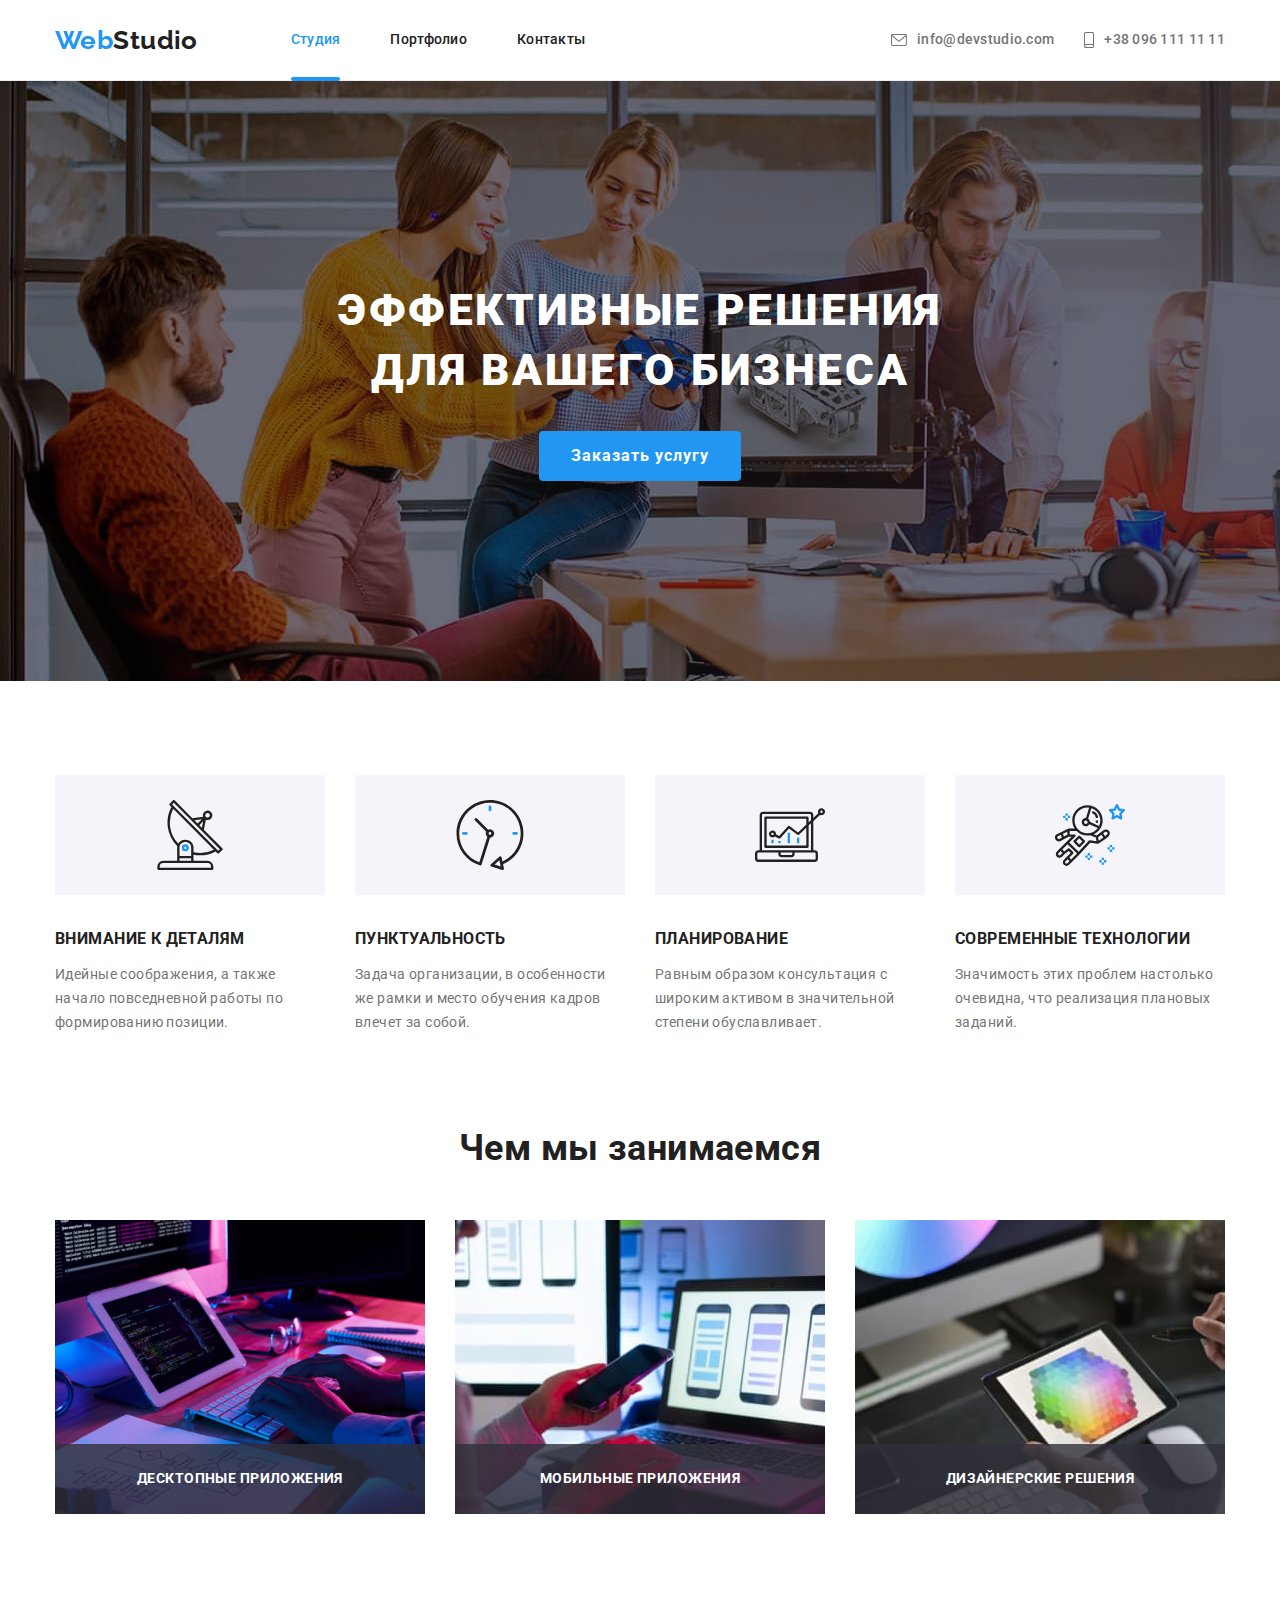
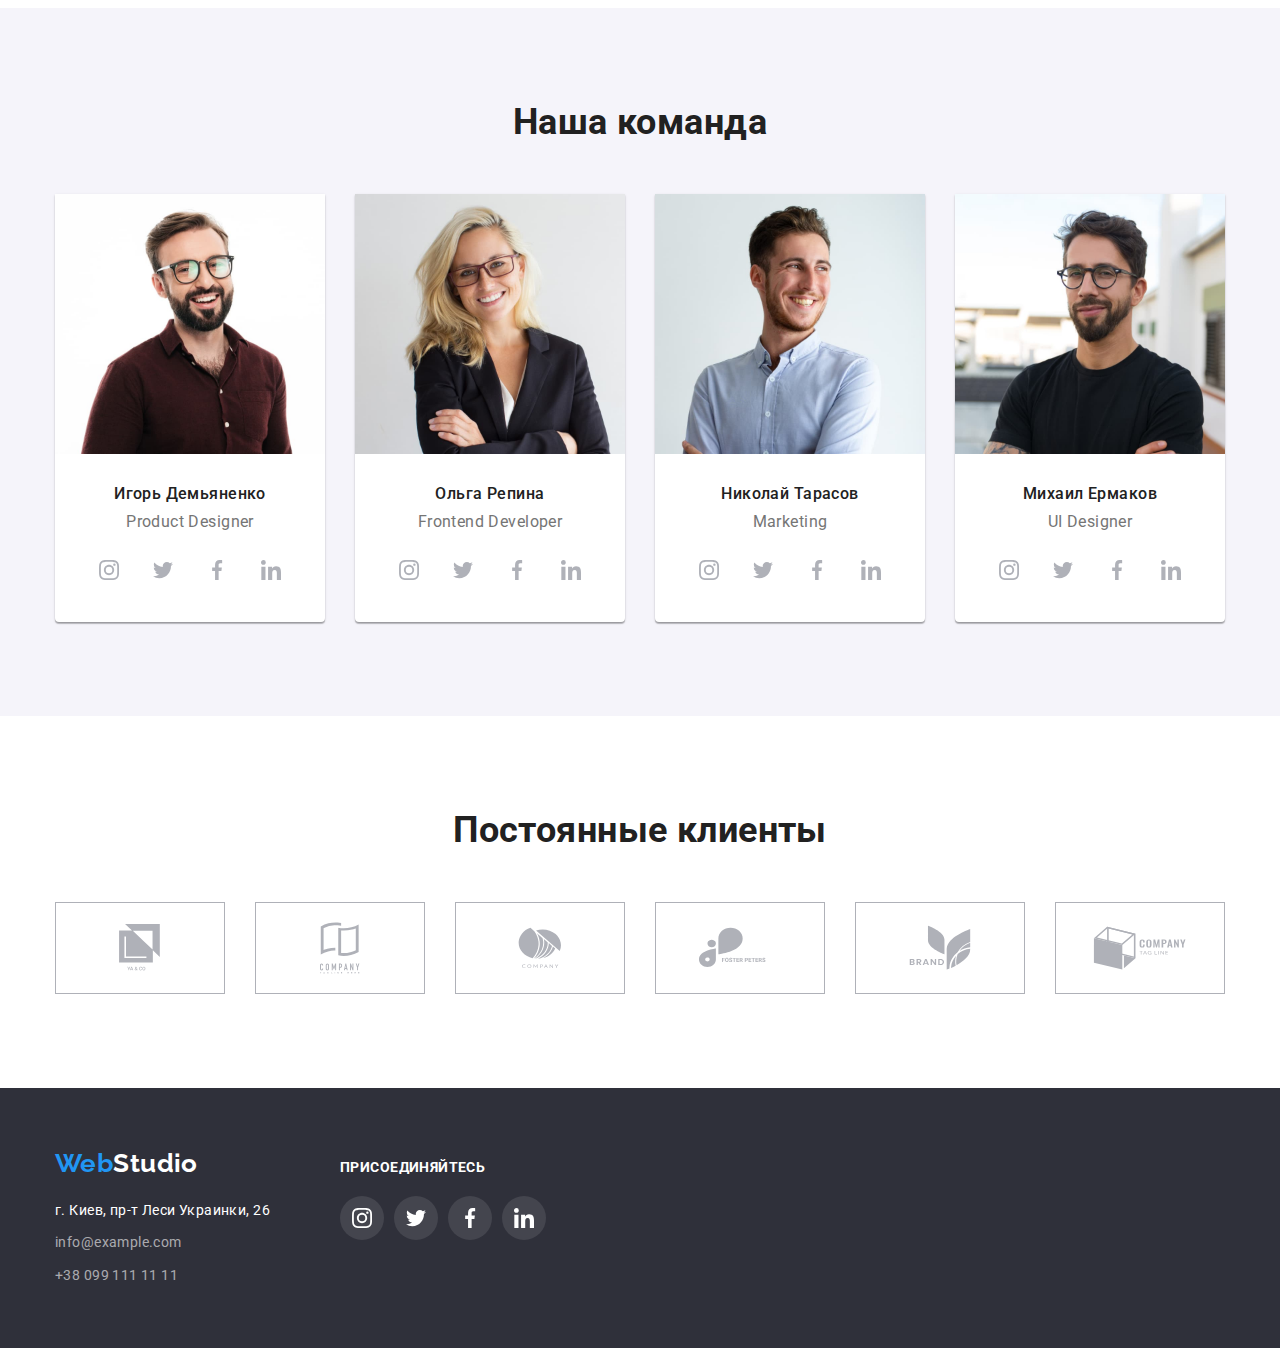
<file: index.html>
<!DOCTYPE html>
<html lang="ru">
  <head>
    <meta charset="UTF-8" />
    <meta http-equiv="X-UA-Compatible" content="IE=edge" />
    <meta name="viewport" content="width=device-width, initial-scale=1.0" />
    <title>Студия</title>
    <link
      href="https://fonts.googleapis.com/css2?family=Raleway:wght@700&family=Roboto:wght@400;500;700;900&display=swap"
      rel="stylesheet"
    />
    <link rel="stylesheet" href="./css/main.min.css" />
  </head>
  <body>
    <!-- header  -->
    <header class="page-header">
      <div class="header-conteiner">
        <a href="./index.html" class="logo">
          Web<span class="logo--black">Studio</span></a
        >
        <nav class="site-nav">
          <ul class="site-nav__list">
            <li class="site-nav__item">
              <a
                href="./index.html"
                class="site-nav__link site-nav__link--primary"
                >Студия</a
              >
            </li>
            <li class="site-nav__item">
              <a href="./portfolio.html" class="site-nav__link">Портфолио</a>
            </li>
            <li class="site-nav__item">
              <a href="#" class="site-nav__link">Контакты</a>
            </li>
          </ul>
        </nav>
        <div class="auth-nav">
          <ul class="auth-nav__list">
            <li class="auth-nav__item">
              <a href="mailto:info@devstudio.com" class="auth-nav__link">
                <svg class="auth-nav__icon auth-nav__icon--email">
                  <use href="./images/icons.svg#envelope"></use>
                </svg>

                <span>info@devstudio.com</span></a
              >
            </li>
            <li class="auth-nav__item">
              <a href="tel:+380961111111" class="auth-nav__link"
                ><svg class="auth-nav__icon auth-nav__icon--tel">
                  <use href="./images/icons.svg#smartphone"></use>
                </svg>
                <span>+38 096 111 11 11</span></a
              >
            </li>
          </ul>
        </div>
      </div>
    </header>
    <!-- main content -->
    <main>
      <!-- hero -->
      <section class="hero-section">
        <div class="hero-conteiner">
          <h1 class="hero-section__title">
            Эффективные решения<br />
            для вашего бизнеса
          </h1>
          <button type="button" class="hero-section__button" data-modal-open>
            Заказать услугу
          </button>
        </div>
      </section>
      <!-- feature -->
      <section class="feature-section">
        <div class="feature-conteiner">
          <h2 class="feature-section__title">Особенности</h2>
          <ul class="feature-section__list">
            <li class="feature-section__item">
              <div class="feature-section__icon">
                <svg width="70px" height="70px">
                  <use href="images/icons.svg#antenna"></use>
                </svg>
              </div>
              <h3 class="feature-section__name">Внимание к деталям</h3>
              <p class="feature-section__text">
                Идейные соображения, а также начало повседневной работы по
                формированию позиции.
              </p>
            </li>
            <li class="feature-section__item">
              <div class="feature-section__icon">
                <svg width="70px" height="70px">
                  <use href="images/icons.svg#clock"></use>
                </svg>
              </div>
              <h3 class="feature-section__name">Пунктуальность</h3>
              <p class="feature-section__text">
                Задача организации, в особенности же рамки и место обучения
                кадров влечет за собой.
              </p>
            </li>
            <li class="feature-section__item">
              <div class="feature-section__icon">
                <svg width="70px" height="70px">
                  <use href="images/icons.svg#diagram"></use>
                </svg>
              </div>
              <h3 class="feature-section__name">Планирование</h3>
              <p class="feature-section__text">
                Равным образом консультация с широким активом в значительной
                степени обуславливает.
              </p>
            </li>
            <li class="feature-section__item">
              <div class="feature-section__icon">
                <svg width="70px" height="70px">
                  <use href="images/icons.svg#astronaut"></use>
                </svg>
              </div>
              <h3 class="feature-section__name">Современные технологии</h3>
              <p class="feature-section__text">
                Значимость этих проблем настолько очевидна, что реализация
                плановых заданий.
              </p>
            </li>
          </ul>
        </div>
      </section>
      <!-- work -->
      <section class="work-section">
        <div class="work-conteiner">
          <h2 class="work-section__title">Чем мы занимаемся</h2>
          <ul class="work-section__list">
            <li class="work-section__item">
              <img
                src="./images/img.jpg"
                alt="Человек печатающий код"
                width="370"
              />
              <div class="work-section__desc">
                <p class="work-section__text">Десктопные приложения</p>
              </div>
            </li>
            <li class="work-section__item">
              <img
                src="./images/box.jpg"
                alt="Человек работающий с смартфоном и ноутбуком"
                width="370"
              />
              <div class="work-section__desc">
                <p class="work-section__text">Мобильные приложения</p>
              </div>
            </li>
            <li class="work-section__item">
              <img
                src="./images/img2.jpg"
                alt="Человек работающий с планшетом"
                width="370"
              />
              <div class="work-section__desc">
                <p class="work-section__text">Дизайнерские решения</p>
              </div>
            </li>
          </ul>
        </div>
      </section>
      <!-- team -->
      <section class="team-section">
        <div class="team-conteiner">
          <h2 class="team-section__title">Наша команда</h2>
          <ul class="team-section__list">
            <li class="team-section__item">
              <img
                src="./images/man.jpg"
                alt="Мужчина"
                width="270"
                class="team-section__image"
              />
              <div class="team-section__info">
                <h3 class="team-section__name">Игорь Демьяненко</h3>
                <p class="team-section__text">Product Designer</p>
                <div class="social-network">
                  <ul class="social-network__list">
                    <li class="social-network__item">
                      <a href="" class="social-network__link">
                        <svg
                          class="social-network__icon"
                          width="20"
                          height="20"
                        >
                          <use href="images/icons.svg#instagram"></use>
                        </svg>
                      </a>
                    </li>
                    <li class="social-network__item">
                      <a href="" class="social-network__link">
                        <svg
                          class="social-network__icon"
                          width="20"
                          height="20"
                        >
                          <use href="images/icons.svg#twitter"></use>
                        </svg>
                      </a>
                    </li>
                    <li class="social-network__item">
                      <a href="" class="social-network__link">
                        <svg
                          class="social-network__icon"
                          width="20"
                          height="20"
                        >
                          <use href="images/icons.svg#facebook"></use>
                        </svg>
                      </a>
                    </li>
                    <li class="social-network__item">
                      <a href="" class="social-network__link">
                        <svg
                          class="social-network__icon"
                          width="20"
                          height="20"
                        >
                          <use href="images/icons.svg#linkedin"></use>
                        </svg>
                      </a>
                    </li>
                  </ul>
                </div>
              </div>
            </li>
            <li class="team-section__item">
              <img
                src="./images/woman.jpg"
                alt="Женщина"
                width="270"
                class="team-section__image"
              />
              <div class="team-section__info">
                <h3 class="team-section__name">Ольга Репина</h3>
                <p class="team-section__text">Frontend Developer</p>
                <div class="social-network">
                  <ul class="social-network__list">
                    <li class="social-network__item">
                      <a href="" class="social-network__link">
                        <svg
                          class="social-network__icon"
                          width="20"
                          height="20"
                        >
                          <use href="images/icons.svg#instagram"></use>
                        </svg>
                      </a>
                    </li>
                    <li class="social-network__item">
                      <a href="" class="social-network__link">
                        <svg
                          class="social-network__icon"
                          width="20"
                          height="20"
                        >
                          <use href="images/icons.svg#twitter"></use>
                        </svg>
                      </a>
                    </li>
                    <li class="social-network__item">
                      <a href="" class="social-network__link">
                        <svg
                          class="social-network__icon"
                          width="20"
                          height="20"
                        >
                          <use href="images/icons.svg#facebook"></use>
                        </svg>
                      </a>
                    </li>
                    <li class="social-network__item">
                      <a href="" class="social-network__link">
                        <svg
                          class="social-network__icon"
                          width="20"
                          height="20"
                        >
                          <use href="images/icons.svg#linkedin"></use>
                        </svg>
                      </a>
                    </li>
                  </ul>
                </div>
              </div>
            </li>
            <li class="team-section__item">
              <img
                src="./images/man2.jpg"
                alt="Мужчина"
                width="270"
                class="team-section__image"
              />
              <div class="team-section__info">
                <h3 class="team-section__name">Николай Тарасов</h3>
                <p class="team-section__text">Marketing</p>
                <div class="social-network">
                  <ul class="social-network__list">
                    <li class="social-network__item">
                      <a href="" class="social-network__link">
                        <svg
                          class="social-network__icon"
                          width="20"
                          height="20"
                        >
                          <use href="images/icons.svg#instagram"></use>
                        </svg>
                      </a>
                    </li>
                    <li class="social-network__item">
                      <a href="" class="social-network__link">
                        <svg
                          class="social-network__icon"
                          width="20"
                          height="20"
                        >
                          <use href="images/icons.svg#twitter"></use>
                        </svg>
                      </a>
                    </li>
                    <li class="social-network__item">
                      <a href="" class="social-network__link">
                        <svg
                          class="social-network__icon"
                          width="20"
                          height="20"
                        >
                          <use href="images/icons.svg#facebook"></use>
                        </svg>
                      </a>
                    </li>
                    <li class="social-network__item">
                      <a href="" class="social-network__link">
                        <svg
                          class="social-network__icon"
                          width="20"
                          height="20"
                        >
                          <use href="images/icons.svg#linkedin"></use>
                        </svg>
                      </a>
                    </li>
                  </ul>
                </div>
              </div>
            </li>
            <li class="team-section__item">
              <img
                src="./images/man3.jpg"
                alt="Мужчина"
                width="270"
                class="team-section__image"
              />
              <div class="team-section__info">
                <h3 class="team-section__name">Михаил Ермаков</h3>
                <p class="team-section__text">UI Designer</p>
                <div class="social-network">
                  <ul class="social-network__list">
                    <li class="social-network__item">
                      <a href="" class="social-network__link">
                        <svg
                          class="social-network__icon"
                          width="20"
                          height="20"
                        >
                          <use href="images/icons.svg#instagram"></use>
                        </svg>
                      </a>
                    </li>
                    <li class="social-network__item">
                      <a href="" class="social-network__link">
                        <svg
                          class="social-network__icon"
                          width="20"
                          height="20"
                        >
                          <use href="images/icons.svg#twitter"></use>
                        </svg>
                      </a>
                    </li>
                    <li class="social-network__item">
                      <a href="" class="social-network__link">
                        <svg
                          class="social-network__icon"
                          width="20"
                          height="20"
                        >
                          <use href="images/icons.svg#facebook"></use>
                        </svg>
                      </a>
                    </li>
                    <li class="social-network__item">
                      <a href="" class="social-network__link">
                        <svg
                          class="social-network__icon"
                          width="20"
                          height="20"
                        >
                          <use href="images/icons.svg#linkedin"></use>
                        </svg>
                      </a>
                    </li>
                  </ul>
                </div>
              </div>
            </li>
          </ul>
        </div>
      </section>
      <section class="clients-section">
        <div class="clients-conteiner">
          <h2 class="clients-section__title">Постоянные клиенты</h2>
          <ul class="clients-section__list">
            <li class="clients-section__item">
              <a href="" class="clients-section__link">
                <svg class="clients-section__icon" width="41" height="46.7">
                  <use href="./images/icons.svg#group1"></use>
                </svg>
              </a>
            </li>
            <li class="clients-section__item">
              <a href="" class="clients-section__link">
                <svg class="clients-section__icon" width="40px" height="52px">
                  <use href="images/icons.svg#group2"></use>
                </svg>
              </a>
            </li>
            <li class="clients-section__item">
              <a href="" class="clients-section__link">
                <svg
                  class="clients-section__icon"
                  width="43.46px"
                  height="41.18px"
                >
                  <use href="images/icons.svg#group3"></use>
                </svg>
              </a>
            </li>
            <li class="clients-section__item">
              <a href="" class="clients-section__link">
                <svg
                  class="clients-section__icon"
                  width="84.44px"
                  height="40.62px"
                >
                  <use href="images/icons.svg#group4"></use>
                </svg>
              </a>
            </li>
            <li class="clients-section__item">
              <a href="" class="clients-section__link">
                <svg
                  class="clients-section__icon"
                  width="62.54px"
                  height="45.43px"
                >
                  <use href="images/icons.svg#group5"></use>
                </svg>
              </a>
            </li>
            <li class="clients-section__item">
              <a href="" class="clients-section__link">
                <svg
                  class="clients-section__icon"
                  width="93.79px"
                  height="43.93px"
                >
                  <use href="images/icons.svg#group6"></use>
                </svg>
              </a>
            </li>
          </ul>
        </div>
      </section>
    </main>
    <!-- footer -->
    <footer class="page-footer">
      <div class="footer-conteiner">
        <div class="address-conteiner">
          <a href="./index.html" class="logo"
            >Web<span class="logo--white">Studio</span></a
          >
          <address class="footer-address">
            <a
              href="https://goo.gl/maps/wfBySbdZfRkbxeuM8"
              target="_blank"
              rel="noopener noreferrer"
              class="footer-address__link footer-address__link--white"
              >г. Киев, пр-т Леси Украинки, 26
            </a>
            <a href="mailto:info@example.com" class="footer-address__link"
              >info@example.com</a
            >
            <a href="tel:+380991111111" class="footer-address__link"
              >+38 099 111 11 11</a
            >
          </address>
        </div>
        <div class="footer-network">
          <h3 class="footer-network__title">присоединяйтесь</h3>
          <ul class="footer-network__list">
            <li class="footer-network__item">
              <a href="" class="footer-network__link">
                <svg class="footer-network__icon" width="20" height="20">
                  <use href="images/icons.svg#instagram"></use>
                </svg>
              </a>
            </li>
            <li class="footer-network__item">
              <a href="" class="footer-network__link">
                <svg class="footer-network__icon" width="20" height="20">
                  <use href="images/icons.svg#twitter"></use>
                </svg>
              </a>
            </li>
            <li class="footer-network__item">
              <a href="" class="footer-network__link">
                <svg class="footer-network__icon" width="20" height="20">
                  <use href="images/icons.svg#facebook"></use>
                </svg>
              </a>
            </li>
            <li class="footer-network__item">
              <a href="" class="footer-network__link">
                <svg class="footer-network__icon" width="20" height="20">
                  <use href="images/icons.svg#linkedin"></use>
                </svg>
              </a>
            </li>
          </ul>
        </div>
      </div>
    </footer>
    <!-- Модальное окно -->
    <div class="backdrop is-hidden" data-modal>
      <div class="modal">
        <button class="modal__button" data-modal-close>
          <svg class="modal__icon" width="18px" height="18px">
            <use href="images/icons.svg#close"></use>
          </svg>
        </button>
      </div>
    </div>
    <script src="./js/modal.js"></script>
  </body>
</html>
</file>
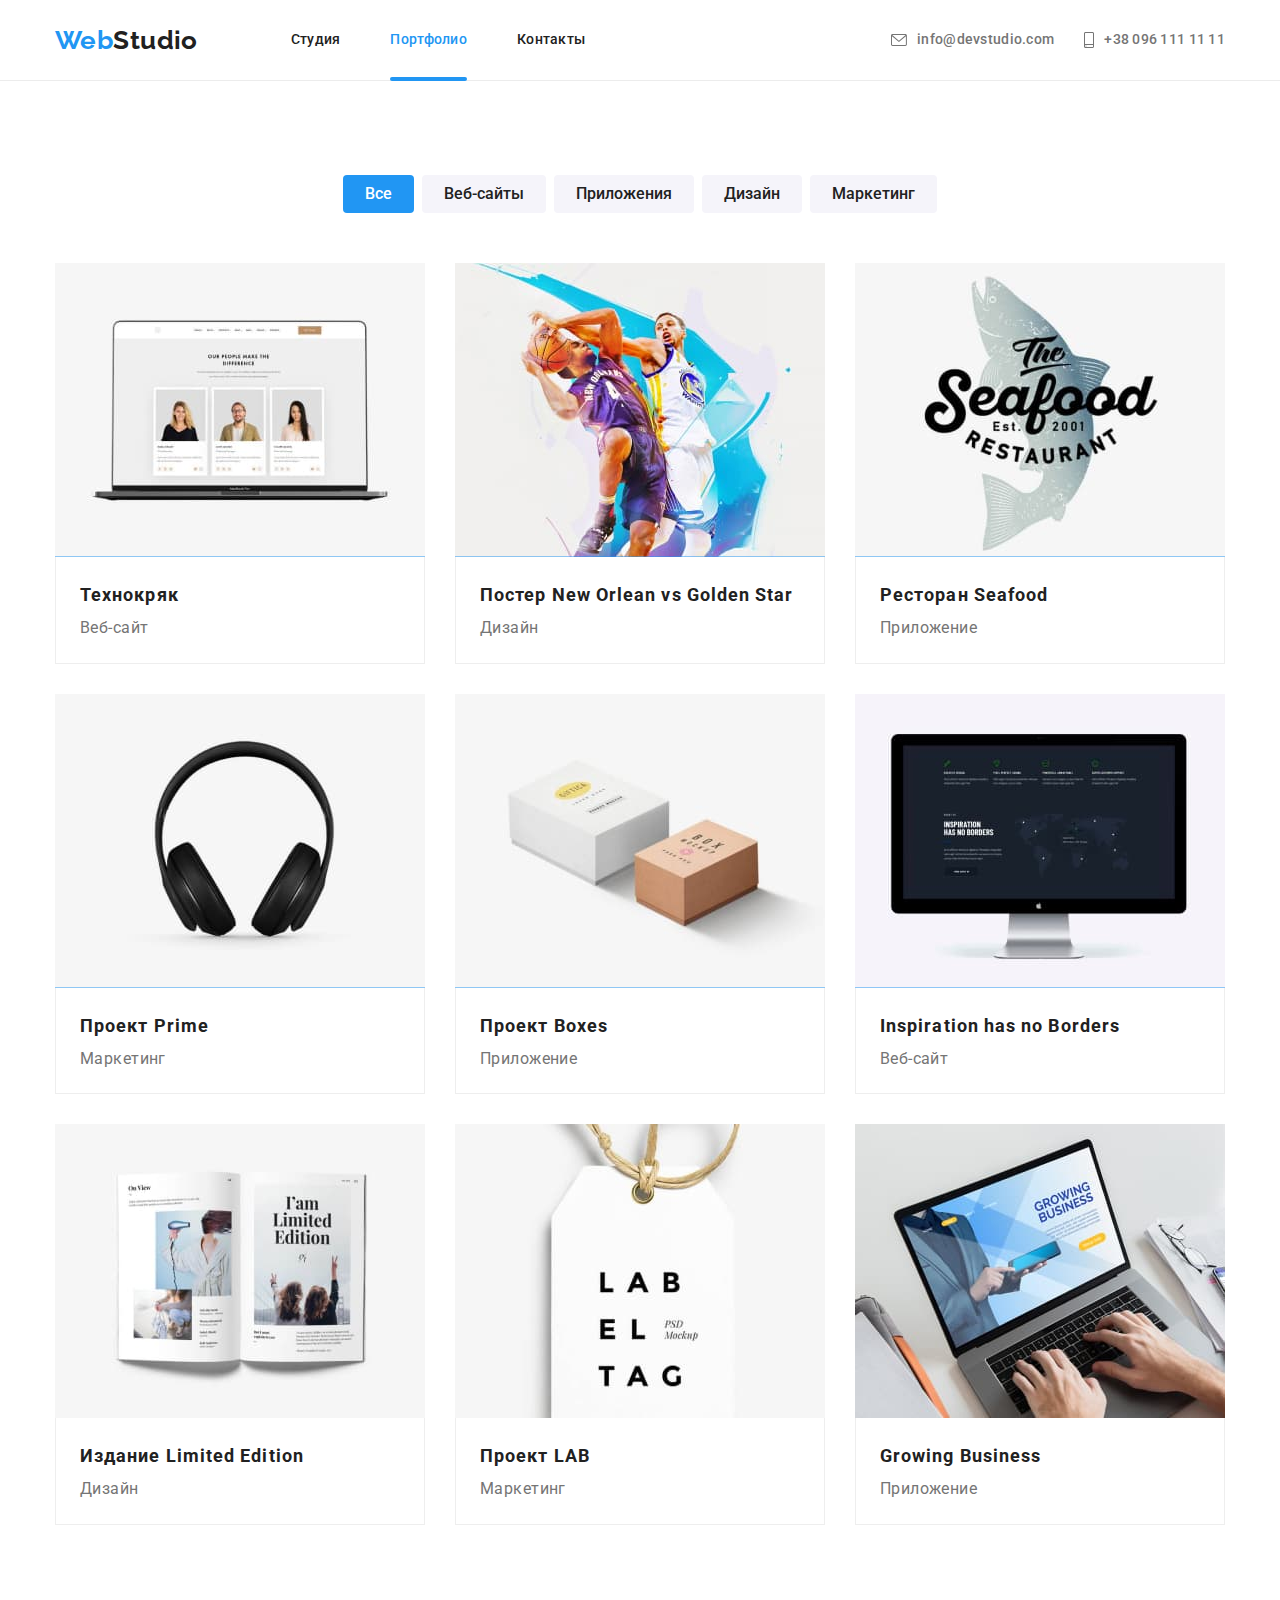
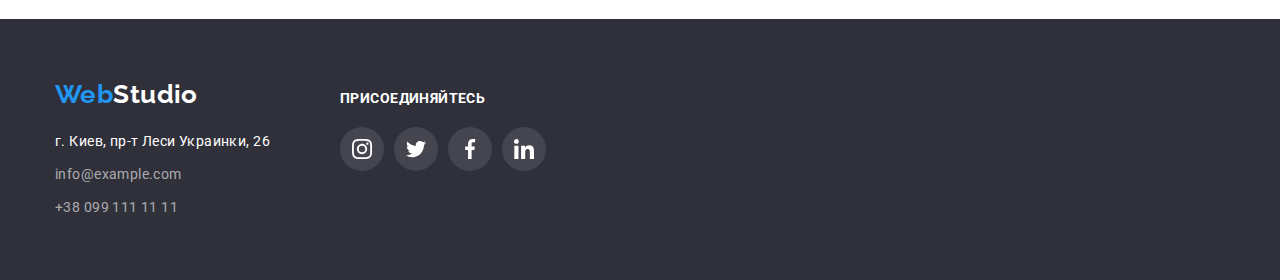
<file: portfolio.html>
<!DOCTYPE html>
<html lang="ru">
  <head>
    <meta charset="UTF-8" />
    <meta http-equiv="X-UA-Compatible" content="IE=edge" />
    <meta name="viewport" content="width=device-width, initial-scale=1.0" />
    <title>Портфолио</title>
    <link href="https://fonts.googleapis.com/css2?family=Raleway:wght@700&family=Roboto:wght@400;500;700;900&display=swap" rel="stylesheet">
    <link rel="stylesheet" href="./css/main.min.css" />
  </head>
    <!-- Header  -->
    <header class="page-header">
      <div class="header-conteiner">
        <a href="./index.html" class="logo">
          Web<span class="logo--black">Studio</span></a
        >
        <nav class="site-nav">
          <ul class="site-nav__list">
            <li class="site-nav__item">
              <a
                href="./index.html"
                class="site-nav__link "
                >Студия</a
              >
            </li>
            <li class="site-nav__item">
              <a href="./portfolio.html" class="site-nav__link site-nav__link--primary">Портфолио</a>
            </li>
            <li class="site-nav__item">
              <a href="#" class="site-nav__link">Контакты</a>
            </li>
          </ul>
        </nav>
        <div class="auth-nav">
          <ul class="auth-nav__list">
            <li class="auth-nav__item">
              <a href="mailto:info@devstudio.com" class="auth-nav__link">
                <svg class="auth-nav__icon auth-nav__icon--email">
                  <use href="./images/icons.svg#envelope"></use>
                </svg>

                <span>info@devstudio.com</span></a
              >
            </li>
            <li class="auth-nav__item">
              <a href="tel:+380961111111" class="auth-nav__link"
                ><svg class="auth-nav__icon auth-nav__icon--tel">
                  <use href="./images/icons.svg#smartphone"></use>
                </svg>
                <span>+38 096 111 11 11</span></a
              >
            </li>
          </ul>
        </div>
      </div>
    </header>
      <!-- Главный контент -->
      <main>
        <section class="portfolio-section">
          <div class="portfolio-conteiner">
          <div class="portfolio-nav"> 
         <h1 class="portfolio-section__title">Портфолио</h1>
          
          <ul class="portfolio-nav__list">
              <li class="portfolio-nav__item"><button type="button" class="portfolio-nav__button portfolio-nav__button--primary">Все</button></li>
              <li class="portfolio-nav__item"><button type="button" class="portfolio-nav__button">Веб-сайты</button></li>
              <li class="portfolio-nav__item"><button type="button" class="portfolio-nav__button">Приложения</button></li>
              <li class="portfolio-nav__item"><button type="button" class="portfolio-nav__button">Дизайн</button></li>
              <li class="portfolio-nav__item"><button type="button" class="portfolio-nav__button">Маркетинг</button></li>
          </ul>
        </div>
       
          <ul class="portfolio-section__list">
              <li class="portfolio-section__item">
                <div class="portfolio-overley"> 
                  <img class="portfolio-section__img" src="./images/site.jpg" alt="Сайт" width="370">
                  <div class="portfolio-overley__conteiner">
                    <p class="portfolio-overley__text">Технокряк это современная площадка распространения 
                      коронавируса. Компании используют эту платформу для
                       цифрового шпионажа и атак на защищённые сервера 
                       конкурентов.</p>
                  </div>
                  </div>
                  <div class="portfolio-section__info">
                  <h2 class="portfolio-section__name">Технокряк</h2>
                  <p class="portfolio-section__text">Веб-сайт</p>
                </div>
              </li>
              <li class="portfolio-section__item">
                <div class="portfolio-overley"> 
                <img class="portfolio-section__img" src="./images/design.jpg" alt="Два баскетболиста" width="370">
                <div class="portfolio-overley__conteiner">
                  <p class="portfolio-overley__text">Технокряк это современная площадка распространения 
                    коронавируса. Компании используют эту платформу для
                     цифрового шпионажа и атак на защищённые сервера 
                     конкурентов.</p>
                </div>
              </div>
                <div class="portfolio-section__info">
                <h2 class="portfolio-section__name">Постер New Orlean vs Golden Star</h2>
                <p class="portfolio-section__text">Дизайн</p>
              </div>
              </li>
              <li class="portfolio-section__item">
                <div class="portfolio-overley"> 
                <img class="portfolio-section__img" src="./images/application.jpg" alt="Логотип" width="370">
                <div class="portfolio-overley__conteiner">
                  <p class="portfolio-overley__text">Технокряк это современная площадка распространения 
                    коронавируса. Компании используют эту платформу для
                     цифрового шпионажа и атак на защищённые сервера 
                     конкурентов.</p>
                </div>
              </div>
                <div class="portfolio-section__info">
                <h2 class="portfolio-section__name">Ресторан Seafood</h2>
                <p class="portfolio-section__text">Приложение</p>
              </div>
              </li>
              <li class="portfolio-section__item">
                <div class="portfolio-overley"> 
                <img class="portfolio-section__img" src="./images/marketing.jpg" alt="Наушники" width="370">
                <div class="portfolio-overley__conteiner">
                  <p class="portfolio-overley__text">Технокряк это современная площадка распространения 
                    коронавируса. Компании используют эту платформу для
                     цифрового шпионажа и атак на защищённые сервера 
                     конкурентов.</p>
                </div>
              </div>
                <div class="portfolio-section__info">
                <h2 class="portfolio-section__name">Проект Prime</h2>
                <p class="portfolio-section__text">Маркетинг</p>
              </div>
              </li>
              <li class="portfolio-section__item">
                <div class="portfolio-overley"> 
                <img class="portfolio-section__img" src="./images/application2.jpg" alt="Две коробки" width="370">
                <div class="portfolio-overley__conteiner">
                  <p class="portfolio-overley__text">Технокряк это современная площадка распространения 
                    коронавируса. Компании используют эту платформу для
                     цифрового шпионажа и атак на защищённые сервера 
                     конкурентов.</p>
                </div>
              </div>
                <div class="portfolio-section__info">
                <h2 class="portfolio-section__name">Проект Boxes</h2>
                <p class="portfolio-section__text">Приложение</p>
              </div>
              </li>
              <li class="portfolio-section__item">
                <div class="portfolio-overley"> 
                <img class="portfolio-section__img" src="./images/site2.jpg" alt="Монитор компьютера" width="370">
                <div class="portfolio-overley__conteiner">
                  <p class="portfolio-overley__text">Технокряк это современная площадка распространения 
                    коронавируса. Компании используют эту платформу для
                     цифрового шпионажа и атак на защищённые сервера 
                     конкурентов.</p>
                </div>
              </div>
                <div class="portfolio-section__info">
                <h2 class="portfolio-section__name">Inspiration has no Borders</h2>
                <p class="portfolio-section__text">Веб-сайт</p>
              </div>
              </li>
              <li class="portfolio-section__item">
                <div class="portfolio-overley"> 
                <img class="portfolio-section__img" src="./images/design2.jpg" alt="Книга" width="370">
                <div class="portfolio-overley__conteiner">
                  <p class="portfolio-overley__text">Технокряк это современная площадка распространения 
                    коронавируса. Компании используют эту платформу для
                     цифрового шпионажа и атак на защищённые сервера 
                     конкурентов.</p>
                </div>
              </div>
                <div class="portfolio-section__info">
                <h2 class="portfolio-section__name">Издание Limited Edition</h2>
                <p class="portfolio-section__text">Дизайн</p>
              </div>
              </li>
              <li class="portfolio-section__item">
                <div class="portfolio-overley"> 
                <img class="portfolio-section__img" src="./images/marketing2.jpg" alt="Бирка" width="370">
                <div class="portfolio-overley__conteiner">
                  <p class="portfolio-overley__text">Технокряк это современная площадка распространения 
                    коронавируса. Компании используют эту платформу для
                     цифрового шпионажа и атак на защищённые сервера 
                     конкурентов.</p>
                </div>
              </div>
                <div class="portfolio-section__info">
                <h2 class="portfolio-section__name">Проект LAB</h2>
                <p class="portfolio-section__text">Маркетинг</p>
              </div>
              </li>
              <li class="portfolio-section__item">
                <div class="portfolio-overley"> 
                <img class="portfolio-section__img" src="./images/application3.jpg" alt="Ноутбук" width="370">
                <div class="portfolio-overley__conteiner">
                  <p class="portfolio-overley__text">Технокряк это современная площадка распространения 
                    коронавируса. Компании используют эту платформу для
                     цифрового шпионажа и атак на защищённые сервера 
                     конкурентов.</p>
                </div>
              </div>
                <div class="portfolio-section__info">
                <h2 class="portfolio-section__name">Growing Business</h2>
                <p class="portfolio-section__text">Приложение</p>
              </div>
            </li>
              
          </ul>
        </div>
  </section>
    </main>
         <!-- footer -->
         <footer class="page-footer">
          <div class="footer-conteiner">
            <div class="address-conteiner">
              <a href="./index.html" class="logo"
                >Web<span class="logo--white">Studio</span></a
              >
              <address class="footer-address">
                <a
                  href="https://goo.gl/maps/wfBySbdZfRkbxeuM8"
                  target="_blank"
                  rel="noopener noreferrer"
                  class="footer-address__link footer-address__link--white"
                  >г. Киев, пр-т Леси Украинки, 26
                </a>
                <a href="mailto:info@example.com" class="footer-address__link"
                  >info@example.com</a
                >
                <a href="tel:+380991111111" class="footer-address__link"
                  >+38 099 111 11 11</a
                >
              </address>
            </div>
            <div class="footer-network">
              <h3 class="footer-network__title">присоединяйтесь</h3>
              <ul class="footer-network__list">
                <li class="footer-network__item">
                  <a href="" class="footer-network__link">
                    <svg class="footer-network__icon" width="20" height="20">
                      <use href="images/icons.svg#instagram"></use>
                    </svg>
                  </a>
                </li>
                <li class="footer-network__item">
                  <a href="" class="footer-network__link">
                    <svg class="footer-network__icon" width="20" height="20">
                      <use href="images/icons.svg#twitter"></use>
                    </svg>
                  </a>
                </li>
                <li class="footer-network__item">
                  <a href="" class="footer-network__link">
                    <svg class="footer-network__icon" width="20" height="20">
                      <use href="images/icons.svg#facebook"></use>
                    </svg>
                  </a>
                </li>
                <li class="footer-network__item">
                  <a href="" class="footer-network__link">
                    <svg class="footer-network__icon" width="20" height="20">
                      <use href="images/icons.svg#linkedin"></use>
                    </svg>
                  </a>
                </li>
              </ul>
            </div>
          </div>
        </footer>
  </body>
</html>
</file>
<file: css/main.min.css>
.site-nav__list,.auth-nav__list,.feature-section__list,.work-section__list,.team-section__list,.social-network__list,.clients-section__list,.footer-network__list,.portfolio-nav__list,.portfolio-section__list{list-style:none}.site-nav__link,.auth-nav__link,.logo,.footer-address__link{text-decoration:none}.header-conteiner,.feature-conteiner,.work-conteiner,.team-conteiner,.clients-conteiner,.footer-conteiner,.portfolio-conteiner{margin-left:auto;margin-right:auto;padding-left:15px;padding-right:15px;width:1200px}.feature-section__title,.portfolio-section__title{position:absolute;width:1px;height:1px;margin:-1px;padding:0;overflow:hidden;border:0;clip:rect(0 0 0 0)}.feature-section,.work-section,.team-section,.clients-section,.portfolio-section{padding-bottom:94px;padding-top:94px}.work-section__title,.team-section__title,.clients-section__title{margin-bottom:50px;color:#212121;font-size:36px;font-weight:700;line-height:1.16;text-align:center}/*! modern-normalize v1.1.0 | MIT License | https://github.com/sindresorhus/modern-normalize */*,::before,::after{-webkit-box-sizing:border-box;box-sizing:border-box}html{line-height:1.15;-webkit-text-size-adjust:100%;-moz-tab-size:4;-o-tab-size:4;tab-size:4}body{margin:0;font-family:system-ui,-apple-system,"Segoe UI",Roboto,Helvetica,Arial,sans-serif,"Apple Color Emoji","Segoe UI Emoji"}hr{height:0;color:inherit}abbr[title]{-webkit-text-decoration:underline dotted;text-decoration:underline dotted}b,strong{font-weight:bolder}code,kbd,samp,pre{font-family:ui-monospace, SFMono-Regular, Consolas, "Liberation Mono", Menlo, monospace;font-size:1em}small{font-size:80%}sub,sup{font-size:75%;line-height:0;position:relative;vertical-align:baseline}sub{bottom:-0.25em}sup{top:-0.5em}table{text-indent:0;border-color:inherit}button,input,optgroup,select,textarea{font-family:inherit;font-size:100%;line-height:1.15;margin:0}button,select{text-transform:none}button,[type="button"],[type="reset"],[type="submit"]{-webkit-appearance:button}::-moz-focus-inner{border-style:none;padding:0}:-moz-focusring{outline:1px dotted ButtonText}:-moz-ui-invalid{box-shadow:none}legend{padding:0}progress{vertical-align:baseline}::-webkit-inner-spin-button,::-webkit-outer-spin-button{height:auto}[type="search"]{-webkit-appearance:textfield;outline-offset:-2px}::-webkit-search-decoration{-webkit-appearance:none}::-webkit-file-upload-button{-webkit-appearance:button;font:inherit}summary{display:list-item}body{background-color:#fff;color:#757575;font-size:14px;font-family:roboto, sans-serif;letter-spacing:0.03em}h1,h2,h3,h4,h5,h6,p,ul{margin:0;padding:0}body.modal-open{overflow:hidden}img{display:block}.page-header{border-bottom:1px solid #ececec;background-color:#fff}.header-conteiner{display:-webkit-box;display:-ms-flexbox;display:flex;-webkit-box-align:center;-ms-flex-align:center;align-items:center}.site-nav{margin-left:93px}.site-nav__list{display:-webkit-box;display:-ms-flexbox;display:flex}.site-nav__item:not(:last-child){margin-right:50px}.site-nav__link{display:block;padding-top:32px;padding-bottom:32px;color:#212121;line-height:1.14;letter-spacing:0.02em;font-weight:500;-webkit-transition:color 250ms cubic-bezier(0.4, 0, 0.2, 1);transition:color 250ms cubic-bezier(0.4, 0, 0.2, 1)}.site-nav__link:hover,.site-nav__link:focus{color:#2196f3}.site-nav__link--primary{position:relative;color:#2196f3}.site-nav__link--primary::after{content:"";position:absolute;left:0;bottom:-1px;display:block;width:100%;height:4px;border-radius:2px;background-color:#2196f3}.auth-nav{margin-left:auto}.auth-nav__list{display:-webkit-box;display:-ms-flexbox;display:flex}.auth-nav__item:not(:last-child){margin-right:30px}.auth-nav__link{display:-webkit-box;display:-ms-flexbox;display:flex;-webkit-box-align:center;-ms-flex-align:center;align-items:center;padding-top:32px;padding-bottom:32px;font-weight:500;line-height:1.14;letter-spacing:0.02em;color:inherit;-webkit-transition:color 250ms cubic-bezier(0.4, 0, 0.2, 1);transition:color 250ms cubic-bezier(0.4, 0, 0.2, 1)}.auth-nav__link:hover,.auth-nav__link:focus{color:#2196f3}.auth-nav__icon{margin-right:10px;fill:#757575;-webkit-transition:fill 250ms cubic-bezier(0.4, 0, 0.2, 1);transition:fill 250ms cubic-bezier(0.4, 0, 0.2, 1)}.auth-nav__link:hover .auth-nav__icon,.auth-nav__link:focus .auth-nav__icon{fill:#2196f3}.auth-nav__icon--email{width:16px;height:12px}.auth-nav__icon--tel{width:10px;height:16px}.logo{font-family:raleway, sans-serif;font-size:26px;font-weight:700;line-height:1.19;color:#2196f3}.logo--black{color:#212121}.logo--white{color:#fff}.hero-section{height:600px;max-width:1600px;margin-left:auto;margin-right:auto;background-color:#2f303a;background-image:-webkit-gradient(linear, left top, right top, from(rgba(0,0,0,0.2)), to(rgba(47,48,58,0.4))),url(../images/header-desctop.jpg);background-image:linear-gradient(to right, rgba(0,0,0,0.2), rgba(47,48,58,0.4)),url(../images/header-desctop.jpg)}.hero-conteiner{display:-webkit-box;display:-ms-flexbox;display:flex;-webkit-box-orient:vertical;-webkit-box-direction:normal;-ms-flex-direction:column;flex-direction:column;-webkit-box-pack:center;-ms-flex-pack:center;justify-content:center;-webkit-box-align:center;-ms-flex-align:center;align-items:center;height:100%}.hero-section__title{margin-bottom:30px;font-size:44px;font-weight:900;line-height:1.36;letter-spacing:0.06em;text-transform:uppercase;text-align:center;color:#fff}.hero-section__button{cursor:pointer;padding:10px 32px;border-radius:4px;border:none;font-size:16px;font-weight:700;line-height:1.9;letter-spacing:0.06em;background-color:#2196f3;color:#fff;-webkit-transition:background-color 250ms cubic-bezier(0.4, 0, 0.2, 1);transition:background-color 250ms cubic-bezier(0.4, 0, 0.2, 1)}.hero-section__button:hover,.hero-section__button:focus{background-color:#188ce8}.feature-section__list{display:-webkit-box;display:-ms-flexbox;display:flex}.feature-section__item{width:270px}.feature-section__item:not(:last-child){margin-right:30px}.feature-section__icon{display:-webkit-box;display:-ms-flexbox;display:flex;-webkit-box-align:center;-ms-flex-align:center;align-items:center;-webkit-box-pack:center;-ms-flex-pack:center;justify-content:center;height:120px;margin-left:auto;margin-right:auto;margin-bottom:30px;background-color:#f5f4fa}.feature-section__name{margin-bottom:10px;line-height:1.71;text-transform:uppercase;color:#212121}.feature-section__text{font-size:14px;line-height:1.7}.work-section{padding-top:0}.work-section__list{display:-webkit-box;display:-ms-flexbox;display:flex}.work-section__item{position:relative}.work-section__item:not(:last-child){margin-right:30px}.work-section__desc{position:absolute;bottom:0;left:0;padding:27px 0;width:100%;background-color:rgba(47,48,58,0.8)}.work-section__text{text-align:center;line-height:1.14;font-weight:700;text-transform:uppercase;color:#fff}.team-section{background-color:#f5f4fa}.team-section__list{display:-webkit-box;display:-ms-flexbox;display:flex;text-align:center;font-size:0}.team-section__item{-webkit-box-shadow:0px 1px 3px rgba(0,0,0,0.12),0px 1px 1px rgba(0,0,0,0.14),0px 2px 1px rgba(0,0,0,0.2);box-shadow:0px 1px 3px rgba(0,0,0,0.12),0px 1px 1px rgba(0,0,0,0.14),0px 2px 1px rgba(0,0,0,0.2);border-radius:0px 0px 4px 4px;background-color:#fff}.team-section__item:not(:last-child){margin-right:30px}.team-section__info{padding-top:30px;padding-bottom:30px}.team-section__name{margin-bottom:10px;font-size:16px;font-weight:500;line-height:1.2;color:#212121}.team-section__text{font-size:16px;line-height:1.18}.social-network{margin-top:16px}.social-network__list{display:-webkit-box;display:-ms-flexbox;display:flex;-webkit-box-pack:center;-ms-flex-pack:center;justify-content:center}.social-network__item:not(:last-child){margin-right:10px}.social-network__link{width:44px;height:44px;display:-webkit-box;display:-ms-flexbox;display:flex;-webkit-box-pack:center;-ms-flex-pack:center;justify-content:center;-webkit-box-align:center;-ms-flex-align:center;align-items:center;border-radius:50%;color:#afb1b8;background-color:#fff;-webkit-transition:background-color 250ms cubic-bezier(0.4, 0, 0.2, 1);transition:background-color 250ms cubic-bezier(0.4, 0, 0.2, 1)}.social-network__link:hover,.social-network__link:focus{background-color:#2196f3}.social-network__icon{fill:currentColor;-webkit-transition:fill 250ms cubic-bezier(0.4, 0, 0.2, 1);transition:fill 250ms cubic-bezier(0.4, 0, 0.2, 1)}.social-network__link:hover .social-network__icon,.social-network__link:focus .social-network__icon{fill:#fff}.clients-section__list{display:-webkit-box;display:-ms-flexbox;display:flex;-ms-flex-wrap:wrap;flex-wrap:wrap;margin:-15px}.clients-section__item{width:calc((100% - 180px) / 6);height:92px;margin:15px}.clients-section__link{display:-webkit-inline-box;display:-ms-inline-flexbox;display:inline-flex;-webkit-box-pack:center;-ms-flex-pack:center;justify-content:center;-webkit-box-align:center;-ms-flex-align:center;align-items:center;width:100%;height:92px;color:#afb1b8;border:1px solid #afb1b8;-webkit-transition:color 250ms cubic-bezier(0.4, 0, 0.2, 1),border-color 250ms cubic-bezier(0.4, 0, 0.2, 1);transition:color 250ms cubic-bezier(0.4, 0, 0.2, 1),border-color 250ms cubic-bezier(0.4, 0, 0.2, 1)}.clients-section__link:hover,.clients-section__link:focus{color:#2196f3;border-color:#2196f3}.clients-section__icon{fill:currentColor}.page-footer{padding-top:60px;padding-bottom:60px;background-color:#2f303a}.footer-conteiner{display:-webkit-box;display:-ms-flexbox;display:flex}.footer-address{display:-webkit-box;display:-ms-flexbox;display:flex;-webkit-box-orient:vertical;-webkit-box-direction:normal;-ms-flex-direction:column;flex-direction:column;margin-top:20px}.footer-address__link{margin-bottom:9px;line-height:1.7;font-style:normal;color:rgba(255,255,255,0.6);-webkit-transition:color 250ms cubic-bezier(0.4, 0, 0.2, 1);transition:color 250ms cubic-bezier(0.4, 0, 0.2, 1)}.footer-address__link:hover,.footer-address__link:focus{color:#2196f3}.footer-address__link:last-child{margin-bottom:0}.footer-address__link--white{color:#fff}.footer-network{display:inline-block;margin-left:70px;padding-top:12px}.footer-network__title{font-size:14px;font-weight:700;line-height:1.14;text-transform:uppercase;color:#fff}.footer-network__list{display:-webkit-box;display:-ms-flexbox;display:flex;-webkit-box-pack:center;-ms-flex-pack:center;justify-content:center;margin-top:20px}.footer-network__item:not(:last-child){margin-right:10px}.footer-network__link{display:-webkit-box;display:-ms-flexbox;display:flex;-webkit-box-pack:center;-ms-flex-pack:center;justify-content:center;-webkit-box-align:center;-ms-flex-align:center;align-items:center;width:44px;height:44px;border-radius:50%;background-color:rgba(255,255,255,0.1);color:#fff;-webkit-transition:background-color 250ms cubic-bezier(0.4, 0, 0.2, 1);transition:background-color 250ms cubic-bezier(0.4, 0, 0.2, 1)}.footer-network__link:hover,.footer-network__link:focus{background-color:#2196f3}.footer-network__icon{fill:currentColor}.portfolio-nav{margin-bottom:50px}.portfolio-nav__list{display:-webkit-box;display:-ms-flexbox;display:flex;-webkit-box-pack:center;-ms-flex-pack:center;justify-content:center}.portfolio-nav__item:not(:last-child){margin-right:8px}.portfolio-nav__button{padding:6px 22px;font-size:16px;line-height:1.6;font-weight:500;border:none;border-radius:4px;cursor:pointer;background-color:#f5f4fa;color:#212121;-webkit-transition:background-color 250ms cubic-bezier(0.4, 0, 0.2, 1),color 250ms cubic-bezier(0.4, 0, 0.2, 1),-webkit-box-shadow 250ms cubic-bezier(0.4, 0, 0.2, 1);transition:background-color 250ms cubic-bezier(0.4, 0, 0.2, 1),color 250ms cubic-bezier(0.4, 0, 0.2, 1),-webkit-box-shadow 250ms cubic-bezier(0.4, 0, 0.2, 1);transition:background-color 250ms cubic-bezier(0.4, 0, 0.2, 1),color 250ms cubic-bezier(0.4, 0, 0.2, 1),box-shadow 250ms cubic-bezier(0.4, 0, 0.2, 1);transition:background-color 250ms cubic-bezier(0.4, 0, 0.2, 1),color 250ms cubic-bezier(0.4, 0, 0.2, 1),box-shadow 250ms cubic-bezier(0.4, 0, 0.2, 1),-webkit-box-shadow 250ms cubic-bezier(0.4, 0, 0.2, 1)}.portfolio-nav__button:hover,.portfolio-nav__button:focus{background-color:#2196f3;color:#fff;-webkit-box-shadow:0px 3px 1px rgba(0,0,0,0.1),0px 1px 2px rgba(0,0,0,0.08),0px 2px 2px rgba(0,0,0,0.12);box-shadow:0px 3px 1px rgba(0,0,0,0.1),0px 1px 2px rgba(0,0,0,0.08),0px 2px 2px rgba(0,0,0,0.12)}.portfolio-nav__button--primary{background-color:#2196f3;color:#fff}.portfolio-section__list{display:-webkit-box;display:-ms-flexbox;display:flex;-ms-flex-wrap:wrap;flex-wrap:wrap;margin:-15px}.portfolio-section__item{width:calc((100% - 90px) / 3);margin:15px;cursor:pointer;-webkit-transition:-webkit-box-shadow 250ms cubic-bezier(0.4, 0, 0.2, 1);transition:-webkit-box-shadow 250ms cubic-bezier(0.4, 0, 0.2, 1);transition:box-shadow 250ms cubic-bezier(0.4, 0, 0.2, 1);transition:box-shadow 250ms cubic-bezier(0.4, 0, 0.2, 1), -webkit-box-shadow 250ms cubic-bezier(0.4, 0, 0.2, 1)}.portfolio-section__item:hover,.portfolio-section__item:focus{-webkit-box-shadow:0px 1px 1px rgba(0,0,0,0.12),0px 4px 4px rgba(0,0,0,0.06),1px 4px 6px rgba(0,0,0,0.16);box-shadow:0px 1px 1px rgba(0,0,0,0.12),0px 4px 4px rgba(0,0,0,0.06),1px 4px 6px rgba(0,0,0,0.16)}.portfolio-section__info{padding:20px 24px;border-right:1px solid #eeeeee;border-left:1px solid #eeeeee;border-bottom:1px solid #eeeeee}.portfolio-section__name{font-size:18px;line-height:2;font-weight:700;letter-spacing:0.06em;color:#212121}.portfolio-section__text{font-size:16px;line-height:1.87}.portfolio-overley{position:relative;overflow:hidden}.portfolio-overley__conteiner{position:absolute;bottom:0;left:0;-webkit-transform:translateY(100%);transform:translateY(100%);padding:63px 24px;-webkit-transition:-webkit-transform 250ms cubic-bezier(0.4, 0, 0.2, 1);transition:-webkit-transform 250ms cubic-bezier(0.4, 0, 0.2, 1);transition:transform 250ms cubic-bezier(0.4, 0, 0.2, 1);transition:transform 250ms cubic-bezier(0.4, 0, 0.2, 1), -webkit-transform 250ms cubic-bezier(0.4, 0, 0.2, 1);background-color:rgba(33,150,243,0.9)}.portfolio-section__item:hover .portfolio-overley__conteiner{-webkit-transform:translateY(0);transform:translateY(0)}.portfolio-overley__text{font-size:18px;line-height:1.56;color:#fff}.backdrop{position:fixed;top:0;left:0;width:100vw;height:100vh;opacity:1;background-color:rgba(0,0,0,0.2);-webkit-transition:opacity 250ms cubic-bezier(0.4, 0, 0.2, 1);transition:opacity 250ms cubic-bezier(0.4, 0, 0.2, 1)}.backdrop.is-hidden{visibility:hidden;opacity:0;pointer-events:none}.modal{position:absolute;top:50%;left:50%;-webkit-transform:translate(-50%, -50%) scale(1);transform:translate(-50%, -50%) scale(1);width:528px;height:581px;margin-left:auto;margin-right:auto;background-color:#fff;-webkit-box-shadow:0px 1px 3px rgba(0,0,0,0.12),0px 1px 1px rgba(0,0,0,0.14),0px 2px 1px rgba(0,0,0,0.2);box-shadow:0px 1px 3px rgba(0,0,0,0.12),0px 1px 1px rgba(0,0,0,0.14),0px 2px 1px rgba(0,0,0,0.2);border-radius:4px;-webkit-transition:opacity 250ms cubic-bezier(0.4, 0, 0.2, 1),-webkit-transform 250ms cubic-bezier(0.4, 0, 0.2, 1);transition:opacity 250ms cubic-bezier(0.4, 0, 0.2, 1),-webkit-transform 250ms cubic-bezier(0.4, 0, 0.2, 1);transition:transform 250ms cubic-bezier(0.4, 0, 0.2, 1),opacity 250ms cubic-bezier(0.4, 0, 0.2, 1);transition:transform 250ms cubic-bezier(0.4, 0, 0.2, 1),opacity 250ms cubic-bezier(0.4, 0, 0.2, 1),-webkit-transform 250ms cubic-bezier(0.4, 0, 0.2, 1)}.backdrop.is-hidden .modal{-webkit-transform:translate(-50%, -50%) scale(1.1);transform:translate(-50%, -50%) scale(1.1);opacity:0}.modal__button{position:absolute;top:8px;right:8px;display:-webkit-box;display:-ms-flexbox;display:flex;-webkit-box-pack:center;-ms-flex-pack:center;justify-content:center;-webkit-box-align:center;-ms-flex-align:center;align-items:center;width:30px;height:30px;padding:0;border:1px solid rgba(33,33,33,0.2);border-radius:50%;background-color:#fff;color:#000000;cursor:pointer;-webkit-transition:color 250ms cubic-bezier(0.4, 0, 0.2, 1);transition:color 250ms cubic-bezier(0.4, 0, 0.2, 1)}.modal__button:hover{color:#2196f3}.modal__icon{fill:currentColor}
/*# sourceMappingURL=main.min.css.map */
</file>
